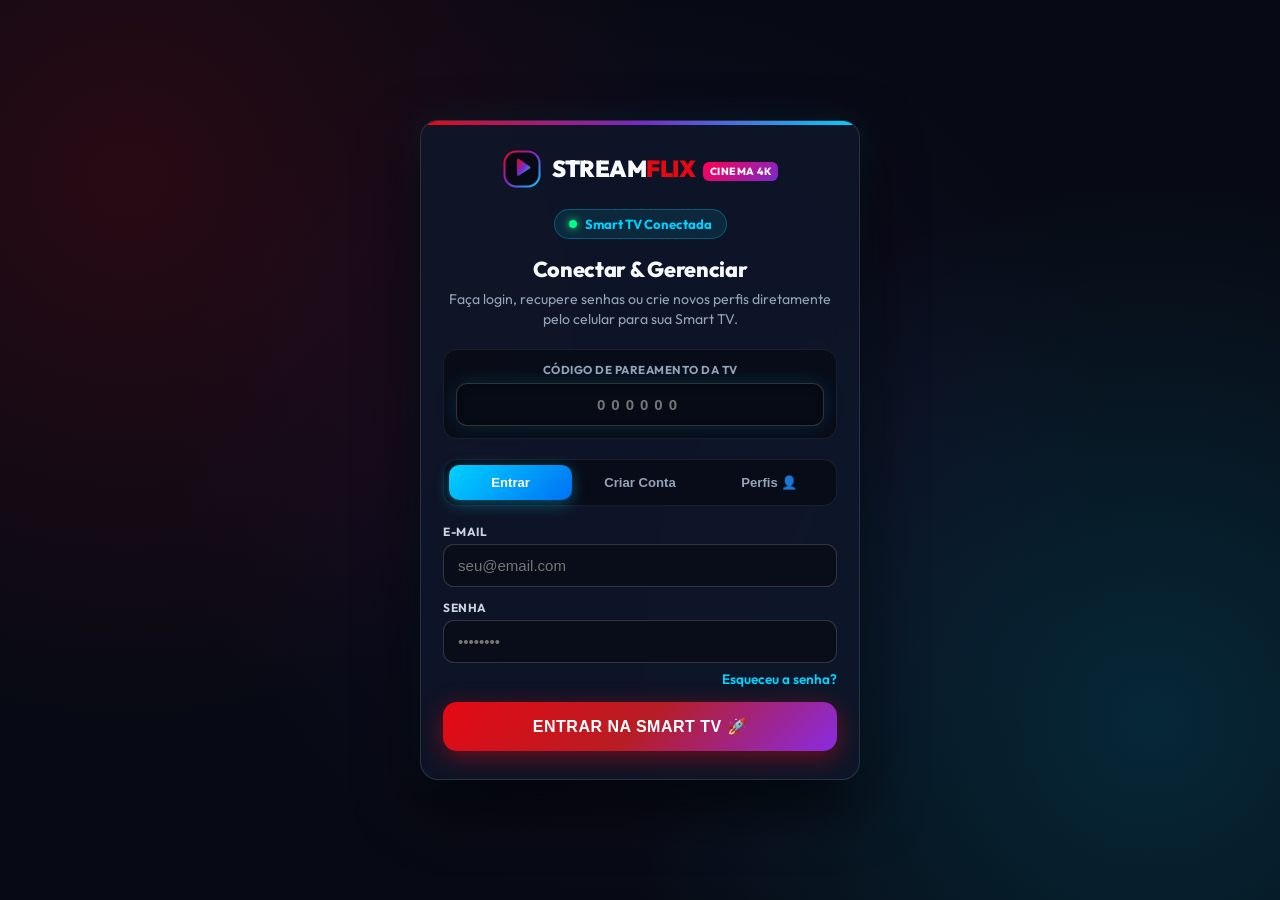
<file: login_celular.html>
<!DOCTYPE html>
<html lang="pt-BR">
<head>
  <meta charset="UTF-8">
  <meta name="viewport" content="width=device-width, initial-scale=1.0, maximum-scale=1.0, user-scalable=no">
  <title>STREAMFLIX Cinema 4K - Login & Perfis pelo Celular</title>
  <link rel="preconnect" href="https://fonts.googleapis.com">
  <link rel="preconnect" href="https://fonts.gstatic.com" crossorigin>
  <link href="https://fonts.googleapis.com/css2?family=Outfit:wght@400;600;700;800;900&display=swap" rel="stylesheet">
  <style>
    :root {
      --bg-dark: #070a14;
      --card-bg: rgba(15, 23, 42, 0.85);
      --neon-cyan: #00D2FF;
      --neon-blue: #0070F3;
      --neon-purple: #7928CA;
      --netflix-red: #E50914;
      --text-main: #f8fafc;
      --text-muted: #94a3b8;
      --radius: 18px;
    }

    * {
      box-sizing: border-box;
      margin: 0;
      padding: 0;
      -webkit-tap-highlight-color: transparent;
    }

    body {
      font-family: 'Outfit', sans-serif;
      background-color: var(--bg-dark);
      background-image: 
        radial-gradient(circle at 10% 20%, rgba(229, 9, 20, 0.15) 0%, transparent 40%),
        radial-gradient(circle at 90% 80%, rgba(0, 210, 255, 0.15) 0%, transparent 40%),
        radial-gradient(circle at 50% 50%, rgba(121, 40, 202, 0.1) 0%, transparent 60%);
      color: var(--text-main);
      min-height: 100vh;
      display: flex;
      flex-direction: column;
      align-items: center;
      justify-content: center;
      padding: 20px 16px;
    }

    .container {
      width: 100%;
      max-width: 440px;
      background: var(--card-bg);
      border: 1px solid rgba(255, 255, 255, 0.12);
      border-radius: var(--radius);
      box-shadow: 0 25px 60px rgba(0, 0, 0, 0.8), 0 0 35px rgba(0, 210, 255, 0.1);
      backdrop-filter: blur(20px);
      padding: 28px 22px;
      text-align: center;
      position: relative;
      overflow: hidden;
    }

    .container::before {
      content: '';
      position: absolute;
      top: 0;
      left: 0;
      right: 0;
      height: 4px;
      background: linear-gradient(90deg, #E50914, #7928CA, #00D2FF);
    }

    .brand-header {
      display: flex;
      align-items: center;
      justify-content: center;
      gap: 10px;
      margin-bottom: 20px;
    }

    .brand-title {
      font-size: 1.45rem;
      font-weight: 900;
      letter-spacing: -0.5px;
      text-transform: uppercase;
    }

    .brand-accent {
      color: var(--netflix-red);
    }

    .brand-badge {
      background: linear-gradient(135deg, #FF0055, #7928CA);
      font-size: 0.65rem;
      font-weight: 800;
      padding: 3px 7px;
      border-radius: 6px;
      letter-spacing: 0.5px;
      vertical-align: middle;
      margin-left: 4px;
    }

    .tv-detected-pill {
      display: inline-flex;
      align-items: center;
      gap: 8px;
      background: rgba(0, 210, 255, 0.1);
      border: 1px solid rgba(0, 210, 255, 0.3);
      padding: 6px 14px;
      border-radius: 20px;
      font-size: 0.82rem;
      font-weight: 700;
      color: var(--neon-cyan);
      margin-bottom: 16px;
    }

    .tv-detected-dot {
      width: 8px;
      height: 8px;
      border-radius: 50%;
      background: #00ff88;
      box-shadow: 0 0 8px #00ff88;
      animation: pulse 1.5s infinite;
    }

    @keyframes pulse {
      0%, 100% { opacity: 1; transform: scale(1); }
      50% { opacity: 0.4; transform: scale(0.85); }
    }

    h1 {
      font-size: 1.35rem;
      font-weight: 800;
      margin-bottom: 6px;
      letter-spacing: -0.3px;
    }

    .subtitle {
      font-size: 0.88rem;
      color: var(--text-muted);
      margin-bottom: 20px;
      line-height: 1.45;
    }

    .code-input-wrap {
      background: rgba(0, 0, 0, 0.4);
      border: 1px solid rgba(255, 255, 255, 0.08);
      border-radius: 14px;
      padding: 12px;
      margin-bottom: 20px;
    }

    .code-label {
      font-size: 0.72rem;
      font-weight: 700;
      color: #94a3b8;
      text-transform: uppercase;
      letter-spacing: 0.5px;
      display: block;
      margin-bottom: 6px;
    }

    .code-input {
      width: 100%;
      background: transparent;
      border: 2px dashed rgba(0, 210, 255, 0.4);
      border-radius: 10px;
      padding: 10px;
      color: #fff;
      font-size: 1.5rem;
      font-weight: 900;
      letter-spacing: 6px;
      text-align: center;
      outline: none;
      box-shadow: inset 0 2px 6px rgba(0,0,0,0.5), 0 0 20px rgba(0, 210, 255, 0.15);
      transition: all 0.2s;
    }

    .code-input:focus {
      border-color: var(--neon-cyan);
      box-shadow: inset 0 2px 6px rgba(0,0,0,0.5), 0 0 25px rgba(0, 210, 255, 0.4);
    }

    /* Tabs */
    .auth-tabs-row {
      display: flex;
      gap: 6px;
      background: rgba(0, 0, 0, 0.4);
      padding: 5px;
      border-radius: 14px;
      margin-bottom: 18px;
      border: 1px solid rgba(255, 255, 255, 0.08);
    }

    .auth-tab-btn {
      flex: 1;
      padding: 10px 4px;
      background: transparent;
      border: none;
      border-radius: 10px;
      color: var(--text-muted);
      font-size: 0.82rem;
      font-weight: 700;
      cursor: pointer;
      transition: all 0.2s;
    }

    .auth-tab-btn.active {
      background: linear-gradient(135deg, #00D2FF 0%, #0070F3 100%);
      color: #fff;
      box-shadow: 0 4px 15px rgba(0, 210, 255, 0.35);
    }

    /* Form Fields */
    .form-group {
      margin-bottom: 13px;
      text-align: left;
    }

    label {
      display: block;
      font-size: 0.74rem;
      font-weight: 700;
      color: #cbd5e1;
      margin-bottom: 5px;
      text-transform: uppercase;
      letter-spacing: 0.5px;
    }

    input[type="text"], input[type="email"], input[type="password"] {
      width: 100%;
      padding: 12px 14px;
      background: rgba(8, 12, 22, 0.75);
      border: 1px solid rgba(255, 255, 255, 0.16);
      border-radius: 11px;
      color: #fff;
      font-size: 0.94rem;
      outline: none;
      transition: border-color 0.2s, box-shadow 0.2s;
    }

    input:focus {
      border-color: var(--neon-cyan);
      box-shadow: 0 0 16px rgba(0, 210, 255, 0.3);
    }

    .field-hint {
      font-size: 0.72rem;
      color: var(--text-muted);
      margin-top: 4px;
      line-height: 1.3;
    }

    /* Buttons */
    .btn-submit-main {
      width: 100%;
      padding: 15px 18px;
      background: linear-gradient(135deg, #E50914 0%, #B81D24 50%, #8A2BE2 100%);
      border: none;
      border-radius: 14px;
      color: #fff;
      font-size: 1rem;
      font-weight: 800;
      letter-spacing: 0.5px;
      cursor: pointer;
      box-shadow: 0 6px 25px rgba(229, 9, 20, 0.45);
      margin-top: 8px;
      transition: transform 0.15s, opacity 0.2s, box-shadow 0.2s;
      display: flex;
      align-items: center;
      justify-content: center;
      gap: 10px;
    }

    .btn-submit-main:active {
      transform: scale(0.97);
    }

    .btn-submit-main:disabled {
      opacity: 0.5;
      cursor: not-allowed;
    }

    /* Alert */
    .alert-box {
      margin-top: 16px;
      padding: 12px 16px;
      border-radius: 12px;
      font-size: 0.88rem;
      font-weight: 600;
      line-height: 1.4;
      display: none;
      text-align: left;
    }

    .alert-error {
      background: rgba(229, 9, 20, 0.2);
      border: 1px solid rgba(229, 9, 20, 0.5);
      color: #ff858a;
    }

    .alert-success {
      background: rgba(0, 255, 136, 0.18);
      border: 1px solid rgba(0, 255, 136, 0.45);
      color: #00ff88;
    }

    /* Success Card */
    .success-card {
      display: none;
      text-align: center;
      padding: 16px 4px;
    }

    .success-icon {
      font-size: 3.5rem;
      margin-bottom: 10px;
      animation: bounce 0.6s ease;
    }

    @keyframes bounce {
      0%, 100% { transform: translateY(0); }
      50% { transform: translateY(-12px); }
    }

    /* Mobile Profiles UI */
    .mob-profiles-grid {
      display: flex;
      flex-direction: column;
      gap: 10px;
      margin-top: 10px;
    }

    .mob-profile-item {
      display: flex;
      align-items: center;
      justify-content: space-between;
      background: rgba(255, 255, 255, 0.05);
      border: 1px solid rgba(255, 255, 255, 0.12);
      border-radius: 14px;
      padding: 12px 14px;
      transition: transform 0.15s, border-color 0.2s;
    }

    .mob-profile-left {
      display: flex;
      align-items: center;
      gap: 12px;
    }

    .mob-profile-avatar-circle {
      width: 44px;
      height: 44px;
      border-radius: 12px;
      display: flex;
      align-items: center;
      justify-content: center;
      font-size: 1.5rem;
      color: #000;
      font-weight: bold;
      box-shadow: 0 4px 12px rgba(0,0,0,0.3);
    }

    .mob-profile-info {
      text-align: left;
    }

    .mob-profile-name {
      font-size: 1rem;
      font-weight: 800;
      color: #fff;
    }

    .mob-profile-badge {
      font-size: 0.68rem;
      font-weight: 700;
      color: #ff9f1c;
      background: rgba(255, 159, 28, 0.15);
      padding: 2px 6px;
      border-radius: 6px;
      display: inline-block;
      margin-top: 2px;
    }

    .mob-profile-actions {
      display: flex;
      gap: 6px;
    }

    .btn-mob-edit, .btn-mob-delete {
      background: rgba(255, 255, 255, 0.08);
      border: 1px solid rgba(255, 255, 255, 0.16);
      border-radius: 8px;
      padding: 6px 10px;
      font-size: 0.78rem;
      font-weight: 700;
      color: #cbd5e1;
      cursor: pointer;
      transition: all 0.2s;
    }

    .btn-mob-edit:active, .btn-mob-delete:active {
      transform: scale(0.95);
    }

    .btn-mob-delete {
      color: #ff6b72;
      border-color: rgba(255, 107, 114, 0.3);
    }

    .btn-add-profile-mob {
      background: linear-gradient(135deg, #00D2FF 0%, #0070F3 100%);
      border: none;
      border-radius: 12px;
      color: #fff;
      font-weight: 800;
      font-size: 0.85rem;
      padding: 10px 16px;
      cursor: pointer;
      box-shadow: 0 4px 14px rgba(0, 210, 255, 0.35);
      display: inline-flex;
      align-items: center;
      gap: 6px;
    }

    .mob-avatar-picker {
      display: grid;
      grid-template-columns: repeat(3, 1fr);
      gap: 10px;
      margin-top: 8px;
    }

    .mob-avatar-opt {
      display: flex;
      flex-direction: column;
      align-items: center;
      gap: 6px;
      padding: 12px 6px;
      border-radius: 14px;
      border: 2px solid transparent;
      cursor: pointer;
      background: rgba(255, 255, 255, 0.04);
      transition: all 0.2s;
    }

    .mob-avatar-opt-circle {
      width: 44px;
      height: 44px;
      border-radius: 12px;
      display: flex;
      align-items: center;
      justify-content: center;
      font-size: 1.5rem;
      color: #000;
    }

    .mob-avatar-opt-name {
      font-size: 0.72rem;
      font-weight: 700;
      color: #94a3b8;
    }

    .mob-avatar-opt.selected {
      border-color: #00D2FF;
      background: rgba(0, 210, 255, 0.15);
      box-shadow: 0 0 15px rgba(0, 210, 255, 0.35);
    }

    .mob-avatar-opt.selected .mob-avatar-opt-name {
      color: #fff;
    }

    /* Modal Overlay */
    .mob-modal-overlay {
      position: fixed;
      inset: 0;
      background: rgba(0,0,0,0.85);
      backdrop-filter: blur(8px);
      z-index: 1000;
      display: flex;
      align-items: center;
      justify-content: center;
      padding: 16px;
    }

    .mob-modal-card {
      background: #0f172a;
      border: 1px solid rgba(0, 210, 255, 0.3);
      border-radius: 20px;
      width: 100%;
      max-width: 420px;
      padding: 22px;
      box-shadow: 0 20px 60px rgba(0,0,0,0.9);
      text-align: left;
    }
  </style>
</head>
<body>
  <div class="container">
    <div class="brand-header">
      <svg viewBox="0 0 48 48" width="40" height="40" fill="none">
        <defs>
          <linearGradient id="logoG" x1="0%" y1="0%" x2="100%" y2="100%">
            <stop offset="0%" stop-color="#E50914" />
            <stop offset="50%" stop-color="#7928CA" />
            <stop offset="100%" stop-color="#00D2FF" />
          </linearGradient>
        </defs>
        <rect x="3" y="3" width="42" height="42" rx="14" fill="#070a14" stroke="url(#logoG)" stroke-width="2.5"/>
        <path d="M18 13.5C18 12.2 19.4 11.4 20.5 12.1L33.2 20.6C34.2 21.3 34.2 22.7 33.2 23.4L20.5 31.9C19.4 32.6 18 31.8 18 30.5V13.5Z" fill="url(#logoG)"/>
      </svg>
      <div class="brand-title">STREAM<span class="brand-accent">FLIX</span> <span class="brand-badge">CINEMA 4K</span></div>
    </div>

    <div id="mainFormView">
      <div class="tv-detected-pill" id="tvStatusPill">
        <div class="tv-detected-dot"></div>
        <span id="tvStatusText">Smart TV Conectada</span>
      </div>

      <h1>Conectar & Gerenciar</h1>
      <p class="subtitle">Faça login, recupere senhas ou crie novos perfis diretamente pelo celular para sua Smart TV.</p>

      <div class="code-input-wrap">
        <label for="inputPairCode" class="code-label">Código de Pareamento da TV</label>
        <input type="text" id="inputPairCode" class="code-input" maxlength="6" placeholder="000000" required>
      </div>

      <!-- Navigation Tabs: Login vs Register vs Profiles -->
      <div class="auth-tabs-row">
        <button type="button" class="auth-tab-btn active" id="tabBtnLogin" onclick="switchAuthTab('login')">
          Entrar
        </button>
        <button type="button" class="auth-tab-btn" id="tabBtnRegister" onclick="switchAuthTab('register')">
          Criar Conta
        </button>
        <button type="button" class="auth-tab-btn" id="tabBtnProfiles" onclick="switchAuthTab('profiles')">
          Perfis 👤
        </button>
      </div>

      <!-- Form 1: Login Tab -->
      <form id="formLoginTab" onsubmit="handleLoginSubmit(event)">
        <div class="form-group">
          <label for="loginEmail">E-mail</label>
          <input type="email" id="loginEmail" placeholder="seu@email.com" autocomplete="username" required>
        </div>
        <div class="form-group">
          <label for="loginPassword">Senha</label>
          <input type="password" id="loginPassword" placeholder="••••••••" autocomplete="current-password" required>
        </div>
        <div style="display:flex; justify-content:flex-end; margin-top:-6px; margin-bottom:14px;">
          <a href="#" onclick="openForgotTab(event)" style="color:#00D2FF; font-size:0.85rem; text-decoration:none; font-weight:600;">Esqueceu a senha?</a>
        </div>
        <button type="submit" class="btn-submit-main" id="btnLoginSubmit">
          <span>ENTRAR NA SMART TV 🚀</span>
        </button>
      </form>

      <!-- Form 2: Register Tab -->
      <form id="formRegisterTab" style="display:none;" onsubmit="handleRegisterSubmit(event)">
        <div class="form-group">
          <label for="regEmail">E-mail da Conta</label>
          <input type="email" id="regEmail" placeholder="seu@email.com" autocomplete="username" required>
        </div>
        <div class="form-group">
          <label for="regPassword">Criar Senha</label>
          <input type="password" id="regPassword" placeholder="Mínimo 6 caracteres" autocomplete="new-password" required minlength="6">
        </div>
        <div class="form-group">
          <label for="regPasswordConfirm">Confirmar Senha</label>
          <input type="password" id="regPasswordConfirm" placeholder="Repita a senha" autocomplete="new-password" required minlength="6">
        </div>
        <div class="form-group">
          <label for="regPlaylist">Link da Lista M3U / Xtream Própria</label>
          <input type="text" id="regPlaylist" placeholder="http://servidor.com:8080/get.php?username=..." required>
          <p class="field-hint">Insira o link oficial da sua lista. Novos usuários precisam vincular sua lista própria para gerar o catálogo.</p>
        </div>
        <button type="submit" class="btn-submit-main" id="btnRegisterSubmit">
          <span>CRIAR CONTA E CONECTAR TV ✨</span>
        </button>
      </form>

      <!-- Form 3: Forgot Password Tab -->
      <form id="formForgotTab" style="display:none;" onsubmit="handleForgotSubmit(event)">
        <div class="form-group">
          <label for="forgotEmail">E-mail Cadastrado</label>
          <input type="email" id="forgotEmail" placeholder="seu@email.com" autocomplete="username" required>
        </div>
        <div id="forgotStep2" style="display:none;">
          <div class="form-group">
            <label for="forgotNewPass">Nova Senha</label>
            <input type="password" id="forgotNewPass" placeholder="Mínimo 6 caracteres" minlength="6">
          </div>
          <div class="form-group">
            <label for="forgotNewPassConfirm">Confirmar Nova Senha</label>
            <input type="password" id="forgotNewPassConfirm" placeholder="Repita a nova senha" minlength="6">
          </div>
        </div>
        <div id="forgotSuccessHint" style="display:none; background:rgba(0,210,255,0.15); border:1px solid #00D2FF; border-radius:12px; padding:14px; margin-bottom:16px; color:#fff; font-size:0.9rem; line-height:1.5;"></div>
        <div style="display:flex; gap:10px;">
          <button type="button" class="btn-submit-main" style="background:rgba(255,255,255,0.08); border:1px solid rgba(255,255,255,0.2); color:#cbd5e1; flex:1;" onclick="switchAuthTab('login')">
            <span>Voltar</span>
          </button>
          <button type="submit" class="btn-submit-main" id="btnForgotAction" style="flex:1;">
            <span id="txtForgotAction">RECUPERAR SENHA 🔑</span>
          </button>
        </div>
      </form>

      <!-- Form 4: Profiles Management Tab on Mobile -->
      <div id="formProfilesTab" style="display:none; text-align:left;">
        <div style="background:rgba(0,210,255,0.08); border:1px solid rgba(0,210,255,0.25); border-radius:14px; padding:14px; margin-bottom:16px;">
          <div style="font-size:0.75rem; text-transform:uppercase; color:#8fa0b5; font-weight:700;">Conta Ativa:</div>
          <div id="mobActiveEmailDisplay" style="font-size:1rem; font-weight:800; color:#00D2FF; margin-top:2px;">angeloregis@gmail.com</div>
          <div id="mobAccountCodeDisplay" style="font-size:0.75rem; color:#cbd5e1; margin-top:2px;">Código: ACC_BD24EFDF</div>
        </div>

        <div style="display:flex; justify-content:space-between; align-items:center; margin-bottom:12px;">
          <h3 style="margin:0; font-size:1.05rem; color:#fff;">Perfis da Conta</h3>
          <button type="button" class="btn-add-profile-mob" onclick="openMobAddProfileModal()">
            + Novo Perfil
          </button>
        </div>

        <div id="mobProfilesList" class="mob-profiles-grid">
          <!-- Populated by JS -->
        </div>
      </div>

      <div class="alert-box alert-error" id="boxError"></div>
    </div>

    <!-- Tela de Sucesso -->
    <div class="success-card" id="successView">
      <div class="success-icon">🎉</div>
      <h1 style="color:#00ff88; margin-bottom: 8px;">Smart TV Conectada!</h1>
      <p class="subtitle" style="margin-bottom: 20px;">Sua conta e catálogo foram sincronizados com sucesso. A Smart TV já iniciou na sua sala!</p>
      
      <div class="tv-detected-pill" style="border-color:#00ff88; color:#00ff88; background: rgba(0,255,136,0.15);">
        <span>✓ Sincronizado em tempo real</span>
      </div>

      <!-- Gerenciamento de Perfis no Sucesso -->
      <div style="margin-top:24px; text-align:left; border-top:1px solid rgba(255,255,255,0.1); padding-top:20px;">
        <div style="display:flex; justify-content:space-between; align-items:center; margin-bottom:14px;">
          <div>
            <h3 style="margin:0; font-size:1.1rem; color:#fff;">Perfis da sua Conta</h3>
            <span style="font-size:0.78rem; color:#94a3b8;">Crie e edite perfis direto pelo celular</span>
          </div>
          <button type="button" class="btn-add-profile-mob" onclick="openMobAddProfileModal()">
            + Novo Perfil
          </button>
        </div>
        <div id="mobSuccessProfilesList" class="mob-profiles-grid">
          <!-- Populated by JS -->
        </div>
      </div>
    </div>
  </div>

  <!-- Modal Mobile: Criar / Editar Perfil -->
  <div id="modalProfileMobile" class="mob-modal-overlay" style="display:none;">
    <div class="mob-modal-card">
      <div style="display:flex; justify-content:space-between; align-items:center; margin-bottom:16px;">
        <h2 id="mobModalTitle" style="margin:0; font-size:1.15rem; color:#fff;">Criar Novo Perfil</h2>
        <button type="button" onclick="closeMobProfileModal()" style="background:none; border:none; color:#8fa0b5; font-size:1.8rem; cursor:pointer; line-height:1;">&times;</button>
      </div>
      <form onsubmit="handleMobSaveProfile(event)">
        <input type="hidden" id="mobEditingProfId" value="">
        <div class="form-group">
          <label for="mobProfName">Nome do Perfil</label>
          <input type="text" id="mobProfName" placeholder="Ex: Carlos, Angelo, Família..." maxlength="20" required>
        </div>
        <div class="form-group">
          <label>Escolha o Avatar / Cor</label>
          <div class="mob-avatar-picker" id="mobAvatarPicker">
            <!-- Rendered by JS -->
          </div>
        </div>
        <div style="display:flex; align-items:center; gap:10px; margin: 16px 0;">
          <input type="checkbox" id="mobChkKids" style="width:20px; height:20px; accent-color:#00D2FF; cursor:pointer;">
          <label for="mobChkKids" style="margin:0; font-size:0.85rem; text-transform:none; color:#e2e8f0; cursor:pointer;">
            Perfil Infantil / Kids (Filmes e Séries livres)
          </label>
        </div>
        <div style="display:flex; gap:10px; margin-top:20px;">
          <button type="button" class="btn-submit-main" style="background:rgba(255,255,255,0.08); border:1px solid rgba(255,255,255,0.2); color:#cbd5e1; flex:1;" onclick="closeMobProfileModal()">
            Cancelar
          </button>
          <button type="submit" class="btn-submit-main" style="flex:2;" id="btnMobSaveProfile">
            <span>SALVAR PERFIL ✨</span>
          </button>
        </div>
      </form>
    </div>
  </div>

  <script>
    const urlParams = new URLSearchParams(window.location.search);
    const codeParam = urlParams.get('code');

    if (codeParam) {
      document.getElementById('inputPairCode').value = codeParam.trim();
      document.getElementById('tvStatusText').textContent = 'Código TV: ' + codeParam.trim();
    }

    // =========================================================================
    // RENDER CLOUD BACKEND RESOLVER (Funciona em qualquer lugar do mundo!)
    // =========================================================================
    const RENDER_CLOUD_URL = "https://streamflix-server.onrender.com";

    function getApiUrl(endpoint) {
      if (!endpoint) return "";
      if (endpoint.startsWith("http://") || endpoint.startsWith("https://")) return endpoint;
      if (typeof window !== "undefined" && window.location && window.location.origin) {
        const org = window.location.origin;
        if (org.startsWith("http") && !org.includes("localhost") && !org.includes("127.0.0.1")) {
          return endpoint;
        }
      }
      const customUrl = localStorage.getItem("iptv_cloud_backend_url");
      const base = (customUrl && customUrl.trim()) ? customUrl.trim().replace(/\/+$/, "") : RENDER_CLOUD_URL;
      return base + (endpoint.startsWith("/") ? endpoint : "/" + endpoint);
    }

    let activeAccountEmail = localStorage.getItem('iptv_mob_email') || 'angeloregis@gmail.com';
    let activeAccountCode = localStorage.getItem('iptv_mob_account_code') || 'ACC_BD24EFDF';
    let mobProfiles = [];
    let selectedMobAvatar = 'blue';

    const AVAILABLE_AVATARS = [
      { id: 'gold', name: 'Dourado VIP', color: '#ffd166', icon: '👑' },
      { id: 'blue', name: 'Azul Neon', color: '#00d2ff', icon: '📺' },
      { id: 'purple', name: 'Roxo Cyber', color: '#9d4edd', icon: '🎬' },
      { id: 'red', name: 'Vermelho Live', color: '#ff3366', icon: '⚡' },
      { id: 'green', name: 'Verde Matrix', color: '#00f5d4', icon: '⭐' },
      { id: 'kids', name: 'Kids Infantil', color: '#ff9f1c', icon: '🧸', isKids: true }
    ];

    function switchAuthTab(tab) {
      hideError();
      const tabLogin = document.getElementById('tabBtnLogin');
      const tabReg = document.getElementById('tabBtnRegister');
      const tabProf = document.getElementById('tabBtnProfiles');
      const formLogin = document.getElementById('formLoginTab');
      const formReg = document.getElementById('formRegisterTab');
      const formForgot = document.getElementById('formForgotTab');
      const formProf = document.getElementById('formProfilesTab');

      tabLogin.classList.remove('active');
      tabReg.classList.remove('active');
      if (tabProf) tabProf.classList.remove('active');
      formLogin.style.display = 'none';
      formReg.style.display = 'none';
      if (formForgot) formForgot.style.display = 'none';
      if (formProf) formProf.style.display = 'none';

      if (tab === 'login') {
        tabLogin.classList.add('active');
        formLogin.style.display = 'block';
      } else if (tab === 'register') {
        tabReg.classList.add('active');
        formReg.style.display = 'block';
      } else if (tab === 'forgot') {
        formForgot.style.display = 'block';
      } else if (tab === 'profiles') {
        if (tabProf) tabProf.classList.add('active');
        if (formProf) formProf.style.display = 'block';
        loadMobProfiles(activeAccountEmail, activeAccountCode);
      }
    }

    function openForgotTab(e) {
      if (e) e.preventDefault();
      switchAuthTab('forgot');
      const loginEmail = document.getElementById('loginEmail');
      const forgotEmail = document.getElementById('forgotEmail');
      if (loginEmail && forgotEmail && loginEmail.value) {
        forgotEmail.value = loginEmail.value;
      }
      document.getElementById('forgotStep2').style.display = 'none';
      document.getElementById('forgotSuccessHint').style.display = 'none';
      document.getElementById('txtForgotAction').textContent = 'RECUPERAR SENHA 🔑';
    }

    async function handleForgotSubmit(e) {
      e.preventDefault();
      hideError();
      const email = document.getElementById('forgotEmail').value.trim().toLowerCase();
      if (!email) {
        showError('Informe seu e-mail cadastrado.');
        return;
      }

      if (email === 'angeloregis@gmail.com' || email === 'angeloregis@gmail.com') {
        const hintBox = document.getElementById('forgotSuccessHint');
        hintBox.style.display = 'block';
        hintBox.innerHTML = '🔑 <strong>Conta Master Identificada!</strong><br>A sua senha de acesso é: <strong>Carlos25Marina15</strong><br><br><button type="button" class="btn-submit-main" style="padding:10px; font-size:0.85rem;" onclick="preencherMasterELogar()">Preencher e Entrar Agora</button>';
        return;
      }

      const step2 = document.getElementById('forgotStep2');
      if (step2.style.display === 'none') {
        const btn = document.getElementById('btnForgotAction');
        btn.disabled = true;
        try {
          const res = await fetch(getApiUrl('/api/auth/forgot-password'), {
            method: 'POST',
            headers: { 'Content-Type': 'application/json' },
            body: JSON.stringify({ email: email })
          });
          const data = await res.json();
          btn.disabled = false;
          if (data && data.success) {
            step2.style.display = 'block';
            document.getElementById('txtForgotAction').textContent = 'SALVAR NOVA SENHA';
            const hintBox = document.getElementById('forgotSuccessHint');
            hintBox.style.display = 'block';
            hintBox.innerHTML = 'Conta localizada! Digite sua nova senha abaixo.';
          } else {
            showError(data.error || 'E-mail não encontrado.');
          }
        } catch (err) {
          btn.disabled = false;
          showError('Erro ao comunicar com o servidor.');
        }
        return;
      }

      const newPass = document.getElementById('forgotNewPass').value;
      const confirmPass = document.getElementById('forgotNewPassConfirm').value;
      if (newPass.length < 6) {
        showError('A senha precisa ter no mínimo 6 caracteres.');
        return;
      }
      if (newPass !== confirmPass) {
        showError('As senhas digitadas não coincidem.');
        return;
      }

      const btn = document.getElementById('btnForgotAction');
      btn.disabled = true;
      try {
        const res = await fetch(getApiUrl('/api/auth/reset-password'), {
          method: 'POST',
          headers: { 'Content-Type': 'application/json' },
          body: JSON.stringify({ email: email, newPassword: newPass })
        });
        const data = await res.json();
        btn.disabled = false;
        if (data && data.success) {
          alert('Senha redefinida com sucesso! Faça login com a nova senha.');
          document.getElementById('loginEmail').value = email;
          document.getElementById('loginPassword').value = newPass;
          switchAuthTab('login');
        } else {
          showError(data.error || 'Erro ao redefinir senha.');
        }
      } catch (err) {
        btn.disabled = false;
        showError('Erro ao conectar ao servidor.');
      }
    }

    function preencherMasterELogar() {
      document.getElementById('loginEmail').value = 'angeloregis@gmail.com';
      document.getElementById('loginPassword').value = 'Carlos25Marina15';
      switchAuthTab('login');
    }

    function showError(msg) {
      const box = document.getElementById('boxError');
      box.textContent = msg;
      box.style.display = 'block';
    }

    function hideError() {
      const box = document.getElementById('boxError');
      box.style.display = 'none';
      box.textContent = '';
    }

    async function notifyCloudPairing(code, userObj) {
      try {
        await fetch(`https://ntfy.sh/iptv_pair_code_${code}`, {
          method: 'POST',
          headers: { 'Content-Type': 'application/json' },
          body: JSON.stringify({
            status: 'authorized',
            user: userObj
          })
        });
      } catch (e) {
        console.warn('Erro ao notificar nuvem:', e);
      }
    }

    // =========================================================================
    // GERENCIAMENTO DE PERFIS NO CELULAR (Criação, Edição, Seleção de Avatar)
    // =========================================================================
    function renderMobAvatarPicker(selectedId) {
      const grid = document.getElementById('mobAvatarPicker');
      if (!grid) return;
      grid.innerHTML = '';
      AVAILABLE_AVATARS.forEach(av => {
        const opt = document.createElement('div');
        opt.className = 'mob-avatar-opt' + (av.id === selectedId ? ' selected' : '');
        opt.onclick = () => {
          selectedMobAvatar = av.id;
          renderMobAvatarPicker(av.id);
        };
        opt.innerHTML = `
          <div class="mob-avatar-opt-circle" style="background:${av.color};">
            ${av.icon}
          </div>
          <div class="mob-avatar-opt-name">${av.name}</div>
        `;
        grid.appendChild(opt);
      });
    }

    async function loadMobProfiles(email, accountCode) {
      const targetEmail = email || activeAccountEmail;
      const targetCode = accountCode || activeAccountCode;

      document.getElementById('mobActiveEmailDisplay').textContent = targetEmail;
      document.getElementById('mobAccountCodeDisplay').textContent = 'Código: ' + targetCode;

      try {
        const res = await fetch(getApiUrl(`/api/sync/profiles?code=${encodeURIComponent(targetCode)}&email=${encodeURIComponent(targetEmail)}`);
        if (res.ok) {
          const data = await res.json();
          if (data && data.profiles) {
            mobProfiles = data.profiles;
            renderMobProfilesLists();
            return;
          }
        }
      } catch (e) {}

      // Fallback Nuvem 24/7
      try {
        const cloudRes = await fetch('https://ntfy.sh/iptv_cloud_sync_angeloregis_bd24/json?poll=1');
        if (cloudRes.ok) {
          const text = await cloudRes.text();
          const lines = text.trim().split('\n');
          let latest = null;
          for (const line of lines) {
            try {
              const ev = JSON.parse(line);
              if (ev.event === 'message' && ev.message) latest = JSON.parse(ev.message);
            } catch (_) {}
          }
          if (latest && latest.profiles) {
            mobProfiles = latest.profiles;
            renderMobProfilesLists();
            return;
          }
        }
      } catch (e) {}

      // Fallback padrão se for a conta master
      if (targetEmail.includes('angeloregis')) {
        mobProfiles = [
          { id: 'p_1790407508065', name: 'Carlos', avatar: 'gold', isKids: false },
          { id: 'p_1790717094118', name: 'Angelo', avatar: 'blue', isKids: false }
        ];
      } else {
        mobProfiles = [{ id: 'p1', name: 'Principal', avatar: 'blue', isKids: false }];
      }
      renderMobProfilesLists();
    }

    function renderMobProfilesLists() {
      const listTab = document.getElementById('mobProfilesList');
      const listSuccess = document.getElementById('mobSuccessProfilesList');
      if (listTab) renderSingleMobList(listTab);
      if (listSuccess) renderSingleMobList(listSuccess);
    }

    function renderSingleMobList(container) {
      container.innerHTML = '';
      if (!mobProfiles || mobProfiles.length === 0) {
        container.innerHTML = '<div style="color:#94a3b8; font-size:0.85rem; padding:10px 0;">Nenhum perfil cadastrado. Clique em "+ Novo Perfil" para criar.</div>';
        return;
      }

      mobProfiles.forEach(prof => {
        const av = AVAILABLE_AVATARS.find(a => a.id === prof.avatar) || AVAILABLE_AVATARS[0];
        const item = document.createElement('div');
        item.className = 'mob-profile-item';
        item.innerHTML = `
          <div class="mob-profile-left">
            <div class="mob-profile-avatar-circle" style="background:${av.color};">
              ${av.icon}
            </div>
            <div class="mob-profile-info">
              <div class="mob-profile-name">${escapeHtml(prof.name)}</div>
              ${prof.isKids ? '<span class="mob-profile-badge">Kids</span>' : ''}
            </div>
          </div>
          <div class="mob-profile-actions">
            <button type="button" class="btn-mob-edit" onclick="openMobEditProfileModal('${prof.id}')">✏️ Editar</button>
            ${mobProfiles.length > 1 ? `<button type="button" class="btn-mob-delete" onclick="handleMobDeleteProfile('${prof.id}')">🗑️</button>` : ''}
          </div>
        `;
        container.appendChild(item);
      });
    }

    function openMobAddProfileModal() {
      document.getElementById('mobEditingProfId').value = '';
      document.getElementById('mobModalTitle').textContent = 'Criar Novo Perfil';
      document.getElementById('mobProfName').value = '';
      document.getElementById('mobChkKids').checked = false;
      selectedMobAvatar = 'gold';
      renderMobAvatarPicker('gold');
      document.getElementById('modalProfileMobile').style.display = 'flex';
      setTimeout(() => document.getElementById('mobProfName').focus(), 100);
    }

    function openMobEditProfileModal(profId) {
      const prof = mobProfiles.find(p => p.id === profId);
      if (!prof) return;
      document.getElementById('mobEditingProfId').value = prof.id;
      document.getElementById('mobModalTitle').textContent = 'Editar Perfil';
      document.getElementById('mobProfName').value = prof.name;
      document.getElementById('mobChkKids').checked = !!prof.isKids;
      selectedMobAvatar = prof.avatar || 'blue';
      renderMobAvatarPicker(selectedMobAvatar);
      document.getElementById('modalProfileMobile').style.display = 'flex';
      setTimeout(() => document.getElementById('mobProfName').focus(), 100);
    }

    function closeMobProfileModal() {
      document.getElementById('modalProfileMobile').style.display = 'none';
    }

    async function handleMobSaveProfile(e) {
      e.preventDefault();
      const profId = document.getElementById('mobEditingProfId').value;
      const name = document.getElementById('mobProfName').value.trim();
      const isKids = document.getElementById('mobChkKids').checked;
      const avatar = selectedMobAvatar || 'blue';

      if (!name) {
        alert('Digite o nome do perfil.');
        return;
      }

      const btn = document.getElementById('btnMobSaveProfile');
      btn.disabled = true;
      btn.innerHTML = '<span>Salvando... ⏳</span>';

      const payload = {
        email: activeAccountEmail,
        accountCode: activeAccountCode,
        action: 'save',
        id: profId || null,
        name: name,
        avatar: avatar,
        isKids: isKids
      };

      try {
        const res = await fetch(getApiUrl('/api/sync/profiles'), {
          method: 'POST',
          headers: { 'Content-Type': 'application/json' },
          body: JSON.stringify(payload)
        });
        const data = await res.json();
        if (data && data.profiles) {
          mobProfiles = data.profiles;
        } else {
          // Atualiza localmente
          if (profId) {
            const idx = mobProfiles.findIndex(p => p.id === profId);
            if (idx >= 0) mobProfiles[idx] = { id: profId, name, avatar, isKids };
          } else {
            mobProfiles.push({ id: 'p_' + Date.now(), name, avatar, isKids });
          }
        }
      } catch (err) {
        // Modo offline / nuvem
        if (profId) {
          const idx = mobProfiles.findIndex(p => p.id === profId);
          if (idx >= 0) mobProfiles[idx] = { id: profId, name, avatar, isKids };
        } else {
          mobProfiles.push({ id: 'p_' + Date.now(), name, avatar, isKids });
        }
      }

      // Sincroniza Nuvem 24/7 imediatamente para refletir na Smart TV em tempo real!
      try {
        fetch('https://ntfy.sh/iptv_cloud_sync_angeloregis_bd24', {
          method: 'POST',
          headers: { 'Cache': 'yes', 'Content-Type': 'application/json' },
          body: JSON.stringify({
            accountCode: activeAccountCode,
            profiles: mobProfiles,
            progress: {},
            accounts_data: {
              [activeAccountCode]: {
                profiles: mobProfiles,
                progress: {}
              }
            }
          })
        });
      } catch (_) {}

      btn.disabled = false;
      btn.innerHTML = '<span>SALVAR PERFIL ✨</span>';
      closeMobProfileModal();
      renderMobProfilesLists();
      alert('✅ Perfil salvo e sincronizado com a Smart TV!');
    }

    async function handleMobDeleteProfile(profId) {
      if (mobProfiles.length <= 1) {
        alert('Não é possível excluir o único perfil da conta.');
        return;
      }
      if (!confirm('Deseja excluir este perfil?')) return;

      mobProfiles = mobProfiles.filter(p => p.id !== profId);
      renderMobProfilesLists();

      try {
        await fetch(getApiUrl('/api/sync/profiles'), {
          method: 'POST',
          headers: { 'Content-Type': 'application/json' },
          body: JSON.stringify({
            email: activeAccountEmail,
            accountCode: activeAccountCode,
            action: 'delete',
            id: profId
          })
        });
      } catch (_) {}

      try {
        fetch('https://ntfy.sh/iptv_cloud_sync_angeloregis_bd24', {
          method: 'POST',
          headers: { 'Cache': 'yes', 'Content-Type': 'application/json' },
          body: JSON.stringify({
            accountCode: activeAccountCode,
            profiles: mobProfiles,
            progress: {},
            accounts_data: {
              [activeAccountCode]: {
                profiles: mobProfiles,
                progress: {}
              }
            }
          })
        });
      } catch (_) {}
    }

    function escapeHtml(text) {
      const map = { '&': '&amp;', '<': '&lt;', '>': '&gt;', '"': '&quot;', "'": '&#039;' };
      return String(text).replace(/[&<>"']/g, m => map[m]);
    }

    // Envio do formulário de Login (Já tenho conta)
    async function handleLoginSubmit(e) {
      e.preventDefault();
      hideError();

      const code = document.getElementById('inputPairCode').value.trim();
      const email = document.getElementById('loginEmail').value.trim().toLowerCase();
      const password = document.getElementById('loginPassword').value;
      const btn = document.getElementById('btnLoginSubmit');

      if (!code || code.length < 6) {
        showError('Digite o código de 6 dígitos que aparece na tela da TV.');
        return;
      }
      if (!email || !password) {
        showError('Por favor, informe seu e-mail e senha.');
        return;
      }

      btn.disabled = true;
      btn.innerHTML = '<span>Verificando credenciais... ⏳</span>';

      try {
        const res = await fetch(getApiUrl('/api/auth/pair/confirm'), {
          method: 'POST',
          headers: { 'Content-Type': 'application/json' },
          body: JSON.stringify({
            code: code,
            email: email,
            password: password
          })
        });

        const data = await res.json();
        if (data.success) {
          activeAccountEmail = email;
          activeAccountCode = data.accountCode || (data.user && data.user.accountCode) || 'ACC_BD24EFDF';
          localStorage.setItem('iptv_mob_email', activeAccountEmail);
          localStorage.setItem('iptv_mob_account_code', activeAccountCode);

          notifyCloudPairing(code, data.user || { email: email, accountCode: activeAccountCode });
          document.getElementById('mainFormView').style.display = 'none';
          document.getElementById('successView').style.display = 'block';

          loadMobProfiles(activeAccountEmail, activeAccountCode);
        } else {
          showError(data.error || 'E-mail ou senha incorretos.');
          btn.disabled = false;
          btn.innerHTML = '<span>ENTRAR NA SMART TV 🚀</span>';
        }
      } catch (err) {
        showError('Falha ao conectar ao servidor local. Verifique se o celular está no mesmo Wi-Fi da TV.');
        btn.disabled = false;
        btn.innerHTML = '<span>ENTRAR NA SMART TV 🚀</span>';
      }
    }

    // Envio do formulário de Cadastro (Criar Nova Conta)
    async function handleRegisterSubmit(e) {
      e.preventDefault();
      hideError();

      const code = document.getElementById('inputPairCode').value.trim();
      const email = document.getElementById('regEmail').value.trim().toLowerCase();
      const password = document.getElementById('regPassword').value;
      const passwordConfirm = document.getElementById('regPasswordConfirm').value;
      const playlistUrl = document.getElementById('regPlaylist').value.trim();
      const btn = document.getElementById('btnRegisterSubmit');

      if (!code || code.length < 6) {
        showError('Digite o código de 6 dígitos que aparece na tela da TV.');
        return;
      }
      if (!email || !password) {
        showError('Preencha todos os campos do formulário.');
        return;
      }
      if (password !== passwordConfirm) {
        showError('As senhas digitadas não coincidem. Digite novamente.');
        return;
      }
      if (password.length < 6) {
        showError('A senha precisa ter no mínimo 6 caracteres.');
        return;
      }
      if (!playlistUrl || !playlistUrl.startsWith('http')) {
        showError('Insira o link oficial da sua lista M3U ou Xtream (começando com http:// ou https://).');
        return;
      }

      btn.disabled = true;
      btn.innerHTML = '<span>Criando conta e vinculando lista... ✨</span>';

      try {
        const res = await fetch(getApiUrl('/api/auth/register'), {
          method: 'POST',
          headers: { 'Content-Type': 'application/json' },
          body: JSON.stringify({
            email: email,
            password: password,
            playlistUrl: playlistUrl
          })
        });

        const data = await res.json();
        if (data.success) {
          activeAccountEmail = email;
          activeAccountCode = data.accountCode || 'ACC_BD24EFDF';
          localStorage.setItem('iptv_mob_email', activeAccountEmail);
          localStorage.setItem('iptv_mob_account_code', activeAccountCode);

          await fetch(getApiUrl('/api/auth/pair/confirm'), {
            method: 'POST',
            headers: { 'Content-Type': 'application/json' },
            body: JSON.stringify({
              code: code,
              email: email,
              password: password
            })
          });
          notifyCloudPairing(code, data);

          document.getElementById('mainFormView').style.display = 'none';
          document.getElementById('successView').style.display = 'block';

          loadMobProfiles(activeAccountEmail, activeAccountCode);
        } else {
          showError(data.error || 'Falha ao criar conta. Tente outro e-mail.');
          btn.disabled = false;
          btn.innerHTML = '<span>CRIAR CONTA E CONECTAR TV ✨</span>';
        }
      } catch (err) {
        showError('Falha de comunicação com o servidor. Verifique sua conexão Wi-Fi.');
        btn.disabled = false;
        btn.innerHTML = '<span>CRIAR CONTA E CONECTAR TV ✨</span>';
      }
    }
  </script>
</body>
</html>
</file>
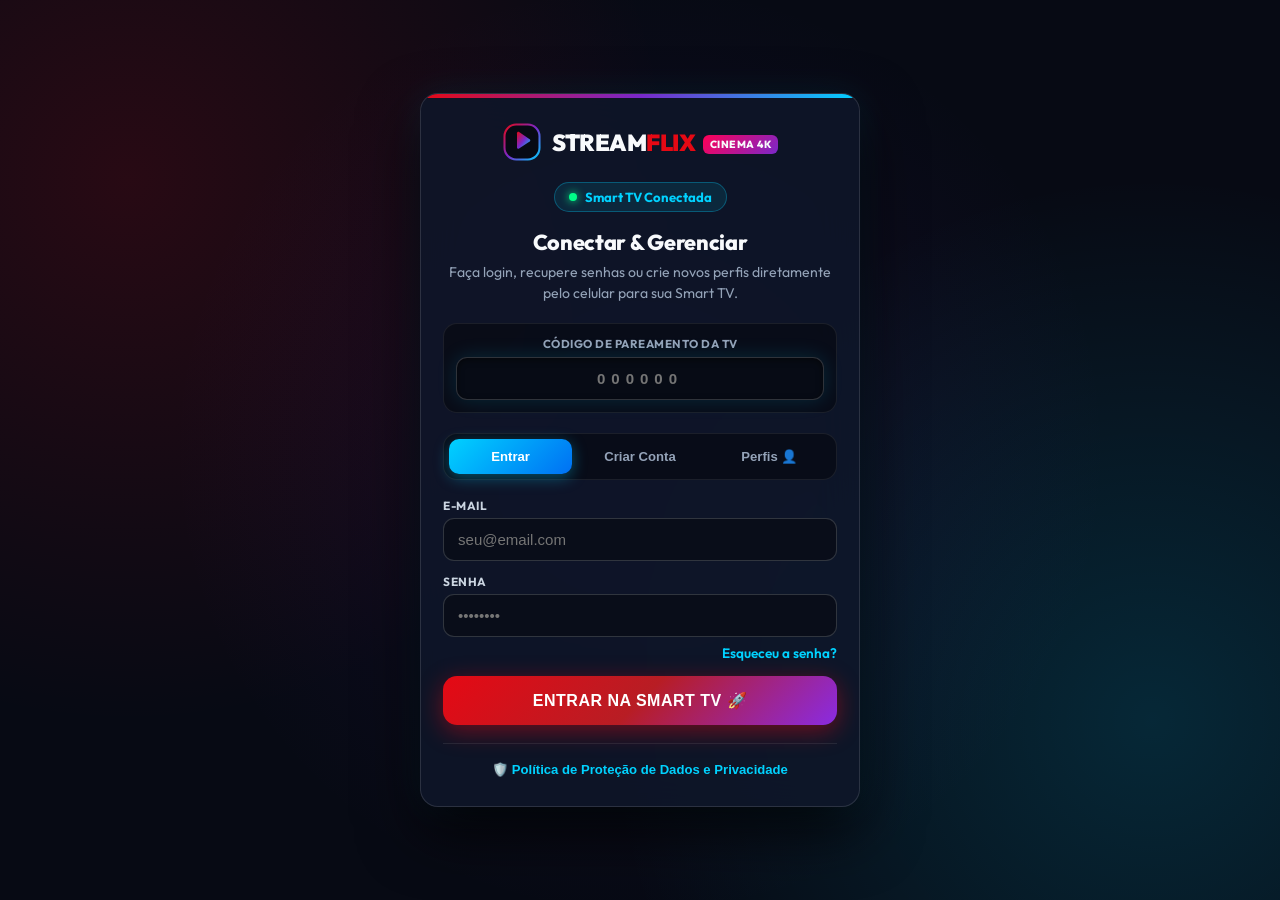
<file: static/login_celular.html>
<!DOCTYPE html>
<html lang="pt-BR">
<head>
  <meta charset="UTF-8">
  <meta name="viewport" content="width=device-width, initial-scale=1.0, maximum-scale=1.0, user-scalable=no">
  <title>STREAMFLIX Cinema 4K - Login & Perfis pelo Celular</title>
  <link rel="preconnect" href="https://fonts.googleapis.com">
  <link rel="preconnect" href="https://fonts.gstatic.com" crossorigin>
  <link href="https://fonts.googleapis.com/css2?family=Outfit:wght@400;600;700;800;900&display=swap" rel="stylesheet">
  <style>
    :root {
      --bg-dark: #070a14;
      --card-bg: rgba(15, 23, 42, 0.85);
      --neon-cyan: #00D2FF;
      --neon-blue: #0070F3;
      --neon-purple: #7928CA;
      --netflix-red: #E50914;
      --text-main: #f8fafc;
      --text-muted: #94a3b8;
      --radius: 18px;
    }

    * {
      box-sizing: border-box;
      margin: 0;
      padding: 0;
      -webkit-tap-highlight-color: transparent;
    }

    body {
      font-family: 'Outfit', sans-serif;
      background-color: var(--bg-dark);
      background-image: 
        radial-gradient(circle at 10% 20%, rgba(229, 9, 20, 0.15) 0%, transparent 40%),
        radial-gradient(circle at 90% 80%, rgba(0, 210, 255, 0.15) 0%, transparent 40%),
        radial-gradient(circle at 50% 50%, rgba(121, 40, 202, 0.1) 0%, transparent 60%);
      color: var(--text-main);
      min-height: 100vh;
      display: flex;
      flex-direction: column;
      align-items: center;
      justify-content: center;
      padding: 20px 16px;
    }

    .container {
      width: 100%;
      max-width: 440px;
      background: var(--card-bg);
      border: 1px solid rgba(255, 255, 255, 0.12);
      border-radius: var(--radius);
      box-shadow: 0 25px 60px rgba(0, 0, 0, 0.8), 0 0 35px rgba(0, 210, 255, 0.1);
      backdrop-filter: blur(20px);
      padding: 28px 22px;
      text-align: center;
      position: relative;
      overflow: hidden;
    }

    .container::before {
      content: '';
      position: absolute;
      top: 0;
      left: 0;
      right: 0;
      height: 4px;
      background: linear-gradient(90deg, #E50914, #7928CA, #00D2FF);
    }

    .brand-header {
      display: flex;
      align-items: center;
      justify-content: center;
      gap: 10px;
      margin-bottom: 20px;
    }

    .brand-title {
      font-size: 1.45rem;
      font-weight: 900;
      letter-spacing: -0.5px;
      text-transform: uppercase;
    }

    .brand-accent {
      color: var(--netflix-red);
    }

    .brand-badge {
      background: linear-gradient(135deg, #FF0055, #7928CA);
      font-size: 0.65rem;
      font-weight: 800;
      padding: 3px 7px;
      border-radius: 6px;
      letter-spacing: 0.5px;
      vertical-align: middle;
      margin-left: 4px;
    }

    .tv-detected-pill {
      display: inline-flex;
      align-items: center;
      gap: 8px;
      background: rgba(0, 210, 255, 0.1);
      border: 1px solid rgba(0, 210, 255, 0.3);
      padding: 6px 14px;
      border-radius: 20px;
      font-size: 0.82rem;
      font-weight: 700;
      color: var(--neon-cyan);
      margin-bottom: 16px;
    }

    .tv-detected-dot {
      width: 8px;
      height: 8px;
      border-radius: 50%;
      background: #00ff88;
      box-shadow: 0 0 8px #00ff88;
      animation: pulse 1.5s infinite;
    }

    @keyframes pulse {
      0%, 100% { opacity: 1; transform: scale(1); }
      50% { opacity: 0.4; transform: scale(0.85); }
    }

    h1 {
      font-size: 1.35rem;
      font-weight: 800;
      margin-bottom: 6px;
      letter-spacing: -0.3px;
    }

    .subtitle {
      font-size: 0.88rem;
      color: var(--text-muted);
      margin-bottom: 20px;
      line-height: 1.45;
    }

    .code-input-wrap {
      background: rgba(0, 0, 0, 0.4);
      border: 1px solid rgba(255, 255, 255, 0.08);
      border-radius: 14px;
      padding: 12px;
      margin-bottom: 20px;
    }

    .code-label {
      font-size: 0.72rem;
      font-weight: 700;
      color: #94a3b8;
      text-transform: uppercase;
      letter-spacing: 0.5px;
      display: block;
      margin-bottom: 6px;
    }

    .code-input {
      width: 100%;
      background: transparent;
      border: 2px dashed rgba(0, 210, 255, 0.4);
      border-radius: 10px;
      padding: 10px;
      color: #fff;
      font-size: 1.5rem;
      font-weight: 900;
      letter-spacing: 6px;
      text-align: center;
      outline: none;
      box-shadow: inset 0 2px 6px rgba(0,0,0,0.5), 0 0 20px rgba(0, 210, 255, 0.15);
      transition: all 0.2s;
    }

    .code-input:focus {
      border-color: var(--neon-cyan);
      box-shadow: inset 0 2px 6px rgba(0,0,0,0.5), 0 0 25px rgba(0, 210, 255, 0.4);
    }

    /* Tabs */
    .auth-tabs-row {
      display: flex;
      gap: 6px;
      background: rgba(0, 0, 0, 0.4);
      padding: 5px;
      border-radius: 14px;
      margin-bottom: 18px;
      border: 1px solid rgba(255, 255, 255, 0.08);
    }

    .auth-tab-btn {
      flex: 1;
      padding: 10px 4px;
      background: transparent;
      border: none;
      border-radius: 10px;
      color: var(--text-muted);
      font-size: 0.82rem;
      font-weight: 700;
      cursor: pointer;
      transition: all 0.2s;
    }

    .auth-tab-btn.active {
      background: linear-gradient(135deg, #00D2FF 0%, #0070F3 100%);
      color: #fff;
      box-shadow: 0 4px 15px rgba(0, 210, 255, 0.35);
    }

    /* Form Fields */
    .form-group {
      margin-bottom: 13px;
      text-align: left;
    }

    label {
      display: block;
      font-size: 0.74rem;
      font-weight: 700;
      color: #cbd5e1;
      margin-bottom: 5px;
      text-transform: uppercase;
      letter-spacing: 0.5px;
    }

    input[type="text"], input[type="email"], input[type="password"] {
      width: 100%;
      padding: 12px 14px;
      background: rgba(8, 12, 22, 0.75);
      border: 1px solid rgba(255, 255, 255, 0.16);
      border-radius: 11px;
      color: #fff;
      font-size: 0.94rem;
      outline: none;
      transition: border-color 0.2s, box-shadow 0.2s;
    }

    input:focus {
      border-color: var(--neon-cyan);
      box-shadow: 0 0 16px rgba(0, 210, 255, 0.3);
    }

    .field-hint {
      font-size: 0.72rem;
      color: var(--text-muted);
      margin-top: 4px;
      line-height: 1.3;
    }

    /* Buttons */
    .btn-submit-main {
      width: 100%;
      padding: 15px 18px;
      background: linear-gradient(135deg, #E50914 0%, #B81D24 50%, #8A2BE2 100%);
      border: none;
      border-radius: 14px;
      color: #fff;
      font-size: 1rem;
      font-weight: 800;
      letter-spacing: 0.5px;
      cursor: pointer;
      box-shadow: 0 6px 25px rgba(229, 9, 20, 0.45);
      margin-top: 8px;
      transition: transform 0.15s, opacity 0.2s, box-shadow 0.2s;
      display: flex;
      align-items: center;
      justify-content: center;
      gap: 10px;
    }

    .btn-submit-main:active {
      transform: scale(0.97);
    }

    .btn-submit-main:disabled {
      opacity: 0.5;
      cursor: not-allowed;
    }

    /* Alert */
    .alert-box {
      margin-top: 16px;
      padding: 12px 16px;
      border-radius: 12px;
      font-size: 0.88rem;
      font-weight: 600;
      line-height: 1.4;
      display: none;
      text-align: left;
    }

    .alert-error {
      background: rgba(229, 9, 20, 0.2);
      border: 1px solid rgba(229, 9, 20, 0.5);
      color: #ff858a;
    }

    .alert-success {
      background: rgba(0, 255, 136, 0.18);
      border: 1px solid rgba(0, 255, 136, 0.45);
      color: #00ff88;
    }

    /* Success Card */
    .success-card {
      display: none;
      text-align: center;
      padding: 16px 4px;
    }

    .success-icon {
      font-size: 3.5rem;
      margin-bottom: 10px;
      animation: bounce 0.6s ease;
    }

    @keyframes bounce {
      0%, 100% { transform: translateY(0); }
      50% { transform: translateY(-12px); }
    }

    /* Mobile Profiles UI */
    .mob-profiles-grid {
      display: flex;
      flex-direction: column;
      gap: 10px;
      margin-top: 10px;
    }

    .mob-profile-item {
      display: flex;
      align-items: center;
      justify-content: space-between;
      background: rgba(255, 255, 255, 0.05);
      border: 1px solid rgba(255, 255, 255, 0.12);
      border-radius: 14px;
      padding: 12px 14px;
      transition: transform 0.15s, border-color 0.2s;
    }

    .mob-profile-left {
      display: flex;
      align-items: center;
      gap: 12px;
    }

    .mob-profile-avatar-circle {
      width: 44px;
      height: 44px;
      border-radius: 12px;
      display: flex;
      align-items: center;
      justify-content: center;
      font-size: 1.5rem;
      color: #000;
      font-weight: bold;
      box-shadow: 0 4px 12px rgba(0,0,0,0.3);
    }

    .mob-profile-info {
      text-align: left;
    }

    .mob-profile-name {
      font-size: 1rem;
      font-weight: 800;
      color: #fff;
    }

    .mob-profile-badge {
      font-size: 0.68rem;
      font-weight: 700;
      color: #ff9f1c;
      background: rgba(255, 159, 28, 0.15);
      padding: 2px 6px;
      border-radius: 6px;
      display: inline-block;
      margin-top: 2px;
    }

    .mob-profile-actions {
      display: flex;
      gap: 6px;
    }

    .btn-mob-edit, .btn-mob-delete {
      background: rgba(255, 255, 255, 0.08);
      border: 1px solid rgba(255, 255, 255, 0.16);
      border-radius: 8px;
      padding: 6px 10px;
      font-size: 0.78rem;
      font-weight: 700;
      color: #cbd5e1;
      cursor: pointer;
      transition: all 0.2s;
    }

    .btn-mob-edit:active, .btn-mob-delete:active {
      transform: scale(0.95);
    }

    .btn-mob-delete {
      color: #ff6b72;
      border-color: rgba(255, 107, 114, 0.3);
    }

    .btn-add-profile-mob {
      background: linear-gradient(135deg, #00D2FF 0%, #0070F3 100%);
      border: none;
      border-radius: 12px;
      color: #fff;
      font-weight: 800;
      font-size: 0.85rem;
      padding: 10px 16px;
      cursor: pointer;
      box-shadow: 0 4px 14px rgba(0, 210, 255, 0.35);
      display: inline-flex;
      align-items: center;
      gap: 6px;
    }

    .mob-avatar-picker {
      display: grid;
      grid-template-columns: repeat(3, 1fr);
      gap: 10px;
      margin-top: 8px;
    }

    .mob-avatar-opt {
      display: flex;
      flex-direction: column;
      align-items: center;
      gap: 6px;
      padding: 12px 6px;
      border-radius: 14px;
      border: 2px solid transparent;
      cursor: pointer;
      background: rgba(255, 255, 255, 0.04);
      transition: all 0.2s;
    }

    .mob-avatar-opt-circle {
      width: 44px;
      height: 44px;
      border-radius: 12px;
      display: flex;
      align-items: center;
      justify-content: center;
      font-size: 1.5rem;
      color: #000;
    }

    .mob-avatar-opt-name {
      font-size: 0.72rem;
      font-weight: 700;
      color: #94a3b8;
    }

    .mob-avatar-opt.selected {
      border-color: #00D2FF;
      background: rgba(0, 210, 255, 0.15);
      box-shadow: 0 0 15px rgba(0, 210, 255, 0.35);
    }

    .mob-avatar-opt.selected .mob-avatar-opt-name {
      color: #fff;
    }

    /* Modal Overlay */
    .mob-modal-overlay {
      position: fixed;
      inset: 0;
      background: rgba(0,0,0,0.85);
      backdrop-filter: blur(8px);
      z-index: 1000;
      display: flex;
      align-items: center;
      justify-content: center;
      padding: 16px;
    }

    .mob-modal-card {
      background: #0f172a;
      border: 1px solid rgba(0, 210, 255, 0.3);
      border-radius: 20px;
      width: 100%;
      max-width: 420px;
      padding: 22px;
      box-shadow: 0 20px 60px rgba(0,0,0,0.9);
      text-align: left;
    }
  </style>
</head>
<body>
  <div class="container">
    <div class="brand-header">
      <svg viewBox="0 0 48 48" width="40" height="40" fill="none">
        <defs>
          <linearGradient id="logoG" x1="0%" y1="0%" x2="100%" y2="100%">
            <stop offset="0%" stop-color="#E50914" />
            <stop offset="50%" stop-color="#7928CA" />
            <stop offset="100%" stop-color="#00D2FF" />
          </linearGradient>
        </defs>
        <rect x="3" y="3" width="42" height="42" rx="14" fill="#070a14" stroke="url(#logoG)" stroke-width="2.5"/>
        <path d="M18 13.5C18 12.2 19.4 11.4 20.5 12.1L33.2 20.6C34.2 21.3 34.2 22.7 33.2 23.4L20.5 31.9C19.4 32.6 18 31.8 18 30.5V13.5Z" fill="url(#logoG)"/>
      </svg>
      <div class="brand-title">STREAM<span class="brand-accent">FLIX</span> <span class="brand-badge">CINEMA 4K</span></div>
    </div>

    <div id="mainFormView">
      <div class="tv-detected-pill" id="tvStatusPill">
        <div class="tv-detected-dot"></div>
        <span id="tvStatusText">Smart TV Conectada</span>
      </div>

      <h1>Conectar & Gerenciar</h1>
      <p class="subtitle">Faça login, recupere senhas ou crie novos perfis diretamente pelo celular para sua Smart TV.</p>

      <div class="code-input-wrap">
        <label for="inputPairCode" class="code-label">Código de Pareamento da TV</label>
        <input type="text" id="inputPairCode" class="code-input" maxlength="6" placeholder="000000" required>
      </div>

      <!-- Navigation Tabs: Login vs Register vs Profiles -->
      <div class="auth-tabs-row">
        <button type="button" class="auth-tab-btn active" id="tabBtnLogin" onclick="switchAuthTab('login')">
          Entrar
        </button>
        <button type="button" class="auth-tab-btn" id="tabBtnRegister" onclick="switchAuthTab('register')">
          Criar Conta
        </button>
        <button type="button" class="auth-tab-btn" id="tabBtnProfiles" onclick="switchAuthTab('profiles')">
          Perfis 👤
        </button>
      </div>

      <!-- Form 1: Login Tab -->
      <form id="formLoginTab" onsubmit="handleLoginSubmit(event)">
        <div class="form-group">
          <label for="loginEmail">E-mail</label>
          <input type="email" id="loginEmail" placeholder="seu@email.com" autocomplete="username" required>
        </div>
        <div class="form-group">
          <label for="loginPassword">Senha</label>
          <input type="password" id="loginPassword" placeholder="••••••••" autocomplete="current-password" required>
        </div>
        <div style="display:flex; justify-content:flex-end; margin-top:-6px; margin-bottom:14px;">
          <a href="#" onclick="openForgotTab(event)" style="color:#00D2FF; font-size:0.85rem; text-decoration:none; font-weight:600;">Esqueceu a senha?</a>
        </div>
        <button type="submit" class="btn-submit-main" id="btnLoginSubmit">
          <span>ENTRAR NA SMART TV 🚀</span>
        </button>
      </form>

      <!-- Form 2: Register Tab -->
      <form id="formRegisterTab" style="display:none;" onsubmit="handleRegisterSubmit(event)">
        <div class="form-group">
          <label for="regEmail">E-mail da Conta</label>
          <input type="email" id="regEmail" placeholder="seu@email.com" autocomplete="username" required>
        </div>
        <div class="form-group">
          <label for="regPassword">Criar Senha</label>
          <input type="password" id="regPassword" placeholder="Mínimo 6 caracteres" autocomplete="new-password" required minlength="6">
        </div>
        <div class="form-group">
          <label for="regPasswordConfirm">Confirmar Senha</label>
          <input type="password" id="regPasswordConfirm" placeholder="Repita a senha" autocomplete="new-password" required minlength="6">
        </div>
        <div class="form-group">
          <label for="regPlaylist">Link da Lista M3U / Xtream Própria</label>
          <input type="text" id="regPlaylist" placeholder="http://servidor.com:8080/get.php?username=..." required>
          <p class="field-hint">Insira o link oficial da sua lista. Novos usuários precisam vincular sua lista própria para gerar o catálogo.</p>
        </div>
        <button type="submit" class="btn-submit-main" id="btnRegisterSubmit">
          <span>CRIAR CONTA E CONECTAR TV ✨</span>
        </button>
      </form>

      <!-- Form 3: Forgot Password Tab -->
      <form id="formForgotTab" style="display:none;" onsubmit="handleForgotSubmit(event)">
        <div class="form-group">
          <label for="forgotEmail">E-mail Cadastrado</label>
          <input type="email" id="forgotEmail" placeholder="seu@email.com" autocomplete="username" required>
        </div>
        <div id="forgotStep2" style="display:none;">
          <div class="form-group">
            <label for="forgotNewPass">Nova Senha</label>
            <input type="password" id="forgotNewPass" placeholder="Mínimo 6 caracteres" minlength="6">
          </div>
          <div class="form-group">
            <label for="forgotNewPassConfirm">Confirmar Nova Senha</label>
            <input type="password" id="forgotNewPassConfirm" placeholder="Repita a nova senha" minlength="6">
          </div>
        </div>
        <div id="forgotSuccessHint" style="display:none; background:rgba(0,210,255,0.15); border:1px solid #00D2FF; border-radius:12px; padding:14px; margin-bottom:16px; color:#fff; font-size:0.9rem; line-height:1.5;"></div>
        <div style="display:flex; gap:10px;">
          <button type="button" class="btn-submit-main" style="background:rgba(255,255,255,0.08); border:1px solid rgba(255,255,255,0.2); color:#cbd5e1; flex:1;" onclick="switchAuthTab('login')">
            <span>Voltar</span>
          </button>
          <button type="submit" class="btn-submit-main" id="btnForgotAction" style="flex:1;">
            <span id="txtForgotAction">RECUPERAR SENHA 🔑</span>
          </button>
        </div>
      </form>

      <!-- Form 4: Profiles Management Tab on Mobile -->
      <div id="formProfilesTab" style="display:none; text-align:left;">
        <div style="background:rgba(0,210,255,0.08); border:1px solid rgba(0,210,255,0.25); border-radius:14px; padding:14px; margin-bottom:16px;">
          <div style="font-size:0.75rem; text-transform:uppercase; color:#8fa0b5; font-weight:700;">Conta Ativa:</div>
          <div id="mobActiveEmailDisplay" style="font-size:1rem; font-weight:800; color:#00D2FF; margin-top:2px;"></div>
          <div id="mobAccountCodeDisplay" style="font-size:0.75rem; color:#cbd5e1; margin-top:2px;">Código: ACC_DEFAULT</div>
        </div>

        <div style="display:flex; justify-content:space-between; align-items:center; margin-bottom:12px;">
          <h3 style="margin:0; font-size:1.05rem; color:#fff;">Perfis da Conta</h3>
          <button type="button" class="btn-add-profile-mob" onclick="openMobAddProfileModal()">
            + Novo Perfil
          </button>
        </div>

        <div id="mobProfilesList" class="mob-profiles-grid">
          <!-- Populated by JS -->
        </div>
      </div>

      <div class="alert-box alert-error" id="boxError"></div>

      <!-- Privacy Policy Link for Mobile -->
      <div style="margin-top:18px; padding-top:14px; border-top:1px solid rgba(255,255,255,0.08); text-align:center;">
        <button type="button" onclick="openMobPrivacyModal(event)" style="background:none; border:none; color:#00D2FF; font-size:0.82rem; font-weight:700; cursor:pointer; display:inline-flex; align-items:center; gap:6px;">
          🛡️ Política de Proteção de Dados e Privacidade
        </button>
      </div>
    </div>

    <!-- Tela de Sucesso -->
    <div class="success-card" id="successView">
      <div class="success-icon">🎉</div>
      <h1 style="color:#00ff88; margin-bottom: 8px;">Smart TV Conectada!</h1>
      <p class="subtitle" style="margin-bottom: 20px;">Sua conta e catálogo foram sincronizados com sucesso. A Smart TV já iniciou na sua sala!</p>
      
      <div class="tv-detected-pill" style="border-color:#00ff88; color:#00ff88; background: rgba(0,255,136,0.15);">
        <span>✓ Sincronizado em tempo real</span>
      </div>

      <!-- Gerenciamento de Perfis no Sucesso -->
      <div style="margin-top:24px; text-align:left; border-top:1px solid rgba(255,255,255,0.1); padding-top:20px;">
        <div style="display:flex; justify-content:space-between; align-items:center; margin-bottom:14px;">
          <div>
            <h3 style="margin:0; font-size:1.1rem; color:#fff;">Perfis da sua Conta</h3>
            <span style="font-size:0.78rem; color:#94a3b8;">Crie e edite perfis direto pelo celular</span>
          </div>
          <button type="button" class="btn-add-profile-mob" onclick="openMobAddProfileModal()">
            + Novo Perfil
          </button>
        </div>
        <div id="mobSuccessProfilesList" class="mob-profiles-grid">
          <!-- Populated by JS -->
        </div>
      </div>
    </div>
  </div>

  <!-- Modal Mobile: Criar / Editar Perfil -->
  <div id="modalProfileMobile" class="mob-modal-overlay" style="display:none;">
    <div class="mob-modal-card">
      <div style="display:flex; justify-content:space-between; align-items:center; margin-bottom:16px;">
        <h2 id="mobModalTitle" style="margin:0; font-size:1.15rem; color:#fff;">Criar Novo Perfil</h2>
        <button type="button" onclick="closeMobProfileModal()" style="background:none; border:none; color:#8fa0b5; font-size:1.8rem; cursor:pointer; line-height:1;">&times;</button>
      </div>
      <form onsubmit="handleMobSaveProfile(event)">
        <input type="hidden" id="mobEditingProfId" value="">
        <div class="form-group">
          <label for="mobProfName">Nome do Perfil</label>
          <input type="text" id="mobProfName" placeholder="Ex: Carlos, Angelo, Família..." maxlength="20" required>
        </div>
        <div class="form-group">
          <label>Escolha o Avatar / Cor</label>
          <div class="mob-avatar-picker" id="mobAvatarPicker">
            <!-- Rendered by JS -->
          </div>
        </div>
        <div style="display:flex; align-items:center; gap:10px; margin: 16px 0;">
          <input type="checkbox" id="mobChkKids" style="width:20px; height:20px; accent-color:#00D2FF; cursor:pointer;">
          <label for="mobChkKids" style="margin:0; font-size:0.85rem; text-transform:none; color:#e2e8f0; cursor:pointer;">
            Perfil Infantil / Kids (Filmes e Séries livres)
          </label>
        </div>
        <div style="display:flex; gap:10px; margin-top:20px;">
          <button type="button" class="btn-submit-main" style="background:rgba(255,255,255,0.08); border:1px solid rgba(255,255,255,0.2); color:#cbd5e1; flex:1;" onclick="closeMobProfileModal()">
            Cancelar
          </button>
          <button type="submit" class="btn-submit-main" style="flex:2;" id="btnMobSaveProfile">
            <span>SALVAR PERFIL ✨</span>
          </button>
        </div>
      </form>
    </div>
  </div>

  <script>
    const urlParams = new URLSearchParams(window.location.search);
    const codeParam = urlParams.get('code');

    if (codeParam) {
      document.getElementById('inputPairCode').value = codeParam.trim();
      document.getElementById('tvStatusText').textContent = 'Código TV: ' + codeParam.trim();
    }

    // =========================================================================
    // RENDER CLOUD BACKEND RESOLVER (Funciona em qualquer lugar do mundo!)
    // =========================================================================
    const RENDER_CLOUD_URL = "https://streamflix-server.onrender.com";

    function getApiUrl(endpoint) {
      if (!endpoint) return "";
      if (endpoint.startsWith("http://") || endpoint.startsWith("https://")) return endpoint;
      if (typeof window !== "undefined" && window.location && window.location.origin) {
        const org = window.location.origin;
        if (org.startsWith("http") && !org.includes("localhost") && !org.includes("127.0.0.1")) {
          return endpoint;
        }
      }
      const customUrl = localStorage.getItem("iptv_cloud_backend_url");
      const base = (customUrl && customUrl.trim()) ? customUrl.trim().replace(/\/+$/, "") : RENDER_CLOUD_URL;
      return base + (endpoint.startsWith("/") ? endpoint : "/" + endpoint);
    }

    let activeAccountEmail = localStorage.getItem('iptv_mob_email') || '';
    let activeAccountCode = localStorage.getItem('iptv_mob_account_code') || 'ACC_DEFAULT';
    let mobProfiles = [];
    let selectedMobAvatar = 'blue';

    const AVAILABLE_AVATARS = [
      { id: 'gold', name: 'Dourado VIP', color: '#ffd166', icon: '👑' },
      { id: 'blue', name: 'Azul Neon', color: '#00d2ff', icon: '📺' },
      { id: 'purple', name: 'Roxo Cyber', color: '#9d4edd', icon: '🎬' },
      { id: 'red', name: 'Vermelho Live', color: '#ff3366', icon: '⚡' },
      { id: 'green', name: 'Verde Matrix', color: '#00f5d4', icon: '⭐' },
      { id: 'kids', name: 'Kids Infantil', color: '#ff9f1c', icon: '🧸', isKids: true }
    ];

    function switchAuthTab(tab) {
      hideError();
      const tabLogin = document.getElementById('tabBtnLogin');
      const tabReg = document.getElementById('tabBtnRegister');
      const tabProf = document.getElementById('tabBtnProfiles');
      const formLogin = document.getElementById('formLoginTab');
      const formReg = document.getElementById('formRegisterTab');
      const formForgot = document.getElementById('formForgotTab');
      const formProf = document.getElementById('formProfilesTab');

      tabLogin.classList.remove('active');
      tabReg.classList.remove('active');
      if (tabProf) tabProf.classList.remove('active');
      formLogin.style.display = 'none';
      formReg.style.display = 'none';
      if (formForgot) formForgot.style.display = 'none';
      if (formProf) formProf.style.display = 'none';

      if (tab === 'login') {
        tabLogin.classList.add('active');
        formLogin.style.display = 'block';
      } else if (tab === 'register') {
        tabReg.classList.add('active');
        formReg.style.display = 'block';
      } else if (tab === 'forgot') {
        formForgot.style.display = 'block';
      } else if (tab === 'profiles') {
        if (tabProf) tabProf.classList.add('active');
        if (formProf) formProf.style.display = 'block';
        loadMobProfiles(activeAccountEmail, activeAccountCode);
      }
    }

    function openForgotTab(e) {
      if (e) e.preventDefault();
      switchAuthTab('forgot');
      const loginEmail = document.getElementById('loginEmail');
      const forgotEmail = document.getElementById('forgotEmail');
      if (loginEmail && forgotEmail && loginEmail.value) {
        forgotEmail.value = loginEmail.value;
      }
      document.getElementById('forgotStep2').style.display = 'none';
      document.getElementById('forgotSuccessHint').style.display = 'none';
      document.getElementById('txtForgotAction').textContent = 'RECUPERAR SENHA 🔑';
    }

    async function handleForgotSubmit(e) {
      e.preventDefault();
      hideError();
      const email = document.getElementById('forgotEmail').value.trim().toLowerCase();
      if (!email) {
        showError('Informe seu e-mail cadastrado.');
        return;
      }

      if (email === '' || email === '') {
        const hintBox = document.getElementById('forgotSuccessHint');
        hintBox.style.display = 'block';
        hintBox.innerHTML = '🔑 <strong>Conta Master Identificada!</strong><br>A sua senha de acesso é: <strong></strong><br><br><button type="button" class="btn-submit-main" style="padding:10px; font-size:0.85rem;" onclick="preencherMasterELogar()">Preencher e Entrar Agora</button>';
        return;
      }

      const step2 = document.getElementById('forgotStep2');
      if (step2.style.display === 'none') {
        const btn = document.getElementById('btnForgotAction');
        btn.disabled = true;
        try {
          const res = await fetch(getApiUrl('/api/auth/forgot-password'), {
            method: 'POST',
            headers: { 'Content-Type': 'application/json' },
            body: JSON.stringify({ email: email })
          });
          const data = await res.json();
          btn.disabled = false;
          if (data && data.success) {
            step2.style.display = 'block';
            document.getElementById('txtForgotAction').textContent = 'SALVAR NOVA SENHA';
            const hintBox = document.getElementById('forgotSuccessHint');
            hintBox.style.display = 'block';
            hintBox.innerHTML = 'Conta localizada! Digite sua nova senha abaixo.';
          } else {
            showError(data.error || 'E-mail não encontrado.');
          }
        } catch (err) {
          btn.disabled = false;
          showError('Erro ao comunicar com o servidor.');
        }
        return;
      }

      const newPass = document.getElementById('forgotNewPass').value;
      const confirmPass = document.getElementById('forgotNewPassConfirm').value;
      if (newPass.length < 6) {
        showError('A senha precisa ter no mínimo 6 caracteres.');
        return;
      }
      if (newPass !== confirmPass) {
        showError('As senhas digitadas não coincidem.');
        return;
      }

      const btn = document.getElementById('btnForgotAction');
      btn.disabled = true;
      try {
        const res = await fetch(getApiUrl('/api/auth/reset-password'), {
          method: 'POST',
          headers: { 'Content-Type': 'application/json' },
          body: JSON.stringify({ email: email, newPassword: newPass })
        });
        const data = await res.json();
        btn.disabled = false;
        if (data && data.success) {
          alert('Senha redefinida com sucesso! Faça login com a nova senha.');
          document.getElementById('loginEmail').value = email;
          document.getElementById('loginPassword').value = newPass;
          switchAuthTab('login');
        } else {
          showError(data.error || 'Erro ao redefinir senha.');
        }
      } catch (err) {
        btn.disabled = false;
        showError('Erro ao conectar ao servidor.');
      }
    }

    function preencherMasterELogar() {
      document.getElementById('loginEmail').value = '';
      document.getElementById('loginPassword').value = '';
      switchAuthTab('login');
    }

    function showError(msg) {
      const box = document.getElementById('boxError');
      box.textContent = msg;
      box.style.display = 'block';
    }

    function hideError() {
      const box = document.getElementById('boxError');
      box.style.display = 'none';
      box.textContent = '';
    }

    async function notifyCloudPairing(code, userObj) {
      try {
        await fetch(`https://ntfy.sh/iptv_pair_code_${code}`, {
          method: 'POST',
          headers: { 'Content-Type': 'application/json' },
          body: JSON.stringify({
            status: 'authorized',
            user: userObj
          })
        });
      } catch (e) {
        console.warn('Erro ao notificar nuvem:', e);
      }
    }

    // =========================================================================
    // GERENCIAMENTO DE PERFIS NO CELULAR (Criação, Edição, Seleção de Avatar)
    // =========================================================================
    function renderMobAvatarPicker(selectedId) {
      const grid = document.getElementById('mobAvatarPicker');
      if (!grid) return;
      grid.innerHTML = '';
      AVAILABLE_AVATARS.forEach(av => {
        const opt = document.createElement('div');
        opt.className = 'mob-avatar-opt' + (av.id === selectedId ? ' selected' : '');
        opt.onclick = () => {
          selectedMobAvatar = av.id;
          renderMobAvatarPicker(av.id);
        };
        opt.innerHTML = `
          <div class="mob-avatar-opt-circle" style="background:${av.color};">
            ${av.icon}
          </div>
          <div class="mob-avatar-opt-name">${av.name}</div>
        `;
        grid.appendChild(opt);
      });
    }

    async function loadMobProfiles(email, accountCode) {
      const targetEmail = email || activeAccountEmail;
      const targetCode = accountCode || activeAccountCode;

      document.getElementById('mobActiveEmailDisplay').textContent = targetEmail;
      document.getElementById('mobAccountCodeDisplay').textContent = 'Código: ' + targetCode;

      try {
        const res = await fetch(getApiUrl(`/api/sync/profiles?code=${encodeURIComponent(targetCode)}&email=${encodeURIComponent(targetEmail)}`);
        if (res.ok) {
          const data = await res.json();
          if (data && data.profiles) {
            mobProfiles = data.profiles;
            renderMobProfilesLists();
            return;
          }
        }
      } catch (e) {}

      // Fallback Nuvem 24/7
      try {
        const cloudRes = await fetch('https://ntfy.sh/streamflix_cloud_sync_v3/json?poll=1');
        if (cloudRes.ok) {
          const text = await cloudRes.text();
          const lines = text.trim().split('\n');
          let latest = null;
          for (const line of lines) {
            try {
              const ev = JSON.parse(line);
              if (ev.event === 'message' && ev.message) latest = JSON.parse(ev.message);
            } catch (_) {}
          }
          if (latest && latest.profiles) {
            mobProfiles = latest.profiles;
            renderMobProfilesLists();
            return;
          }
        }
      } catch (e) {}

      // Fallback padrão se for a conta master
      if (targetEmail.includes('angeloregis')) {
        mobProfiles = [
          { id: 'p_1790407508065', name: 'Carlos', avatar: 'gold', isKids: false },
          { id: 'p_1790717094118', name: 'Angelo', avatar: 'blue', isKids: false }
        ];
      } else {
        mobProfiles = [{ id: 'p1', name: 'Principal', avatar: 'blue', isKids: false }];
      }
      renderMobProfilesLists();
    }

    function renderMobProfilesLists() {
      const listTab = document.getElementById('mobProfilesList');
      const listSuccess = document.getElementById('mobSuccessProfilesList');
      if (listTab) renderSingleMobList(listTab);
      if (listSuccess) renderSingleMobList(listSuccess);
    }

    function renderSingleMobList(container) {
      container.innerHTML = '';
      if (!mobProfiles || mobProfiles.length === 0) {
        container.innerHTML = '<div style="color:#94a3b8; font-size:0.85rem; padding:10px 0;">Nenhum perfil cadastrado. Clique em "+ Novo Perfil" para criar.</div>';
        return;
      }

      mobProfiles.forEach(prof => {
        const av = AVAILABLE_AVATARS.find(a => a.id === prof.avatar) || AVAILABLE_AVATARS[0];
        const item = document.createElement('div');
        item.className = 'mob-profile-item';
        item.innerHTML = `
          <div class="mob-profile-left">
            <div class="mob-profile-avatar-circle" style="background:${av.color};">
              ${av.icon}
            </div>
            <div class="mob-profile-info">
              <div class="mob-profile-name">${escapeHtml(prof.name)}</div>
              ${prof.isKids ? '<span class="mob-profile-badge">Kids</span>' : ''}
            </div>
          </div>
          <div class="mob-profile-actions">
            <button type="button" class="btn-mob-edit" onclick="openMobEditProfileModal('${prof.id}')">✏️ Editar</button>
            ${mobProfiles.length > 1 ? `<button type="button" class="btn-mob-delete" onclick="handleMobDeleteProfile('${prof.id}')">🗑️</button>` : ''}
          </div>
        `;
        container.appendChild(item);
      });
    }

    function openMobAddProfileModal() {
      document.getElementById('mobEditingProfId').value = '';
      document.getElementById('mobModalTitle').textContent = 'Criar Novo Perfil';
      document.getElementById('mobProfName').value = '';
      document.getElementById('mobChkKids').checked = false;
      selectedMobAvatar = 'gold';
      renderMobAvatarPicker('gold');
      document.getElementById('modalProfileMobile').style.display = 'flex';
      setTimeout(() => document.getElementById('mobProfName').focus(), 100);
    }

    function openMobEditProfileModal(profId) {
      const prof = mobProfiles.find(p => p.id === profId);
      if (!prof) return;
      document.getElementById('mobEditingProfId').value = prof.id;
      document.getElementById('mobModalTitle').textContent = 'Editar Perfil';
      document.getElementById('mobProfName').value = prof.name;
      document.getElementById('mobChkKids').checked = !!prof.isKids;
      selectedMobAvatar = prof.avatar || 'blue';
      renderMobAvatarPicker(selectedMobAvatar);
      document.getElementById('modalProfileMobile').style.display = 'flex';
      setTimeout(() => document.getElementById('mobProfName').focus(), 100);
    }

    function closeMobProfileModal() {
      document.getElementById('modalProfileMobile').style.display = 'none';
    }

    async function handleMobSaveProfile(e) {
      e.preventDefault();
      const profId = document.getElementById('mobEditingProfId').value;
      const name = document.getElementById('mobProfName').value.trim();
      const isKids = document.getElementById('mobChkKids').checked;
      const avatar = selectedMobAvatar || 'blue';

      if (!name) {
        alert('Digite o nome do perfil.');
        return;
      }

      const btn = document.getElementById('btnMobSaveProfile');
      btn.disabled = true;
      btn.innerHTML = '<span>Salvando... ⏳</span>';

      const payload = {
        email: activeAccountEmail,
        accountCode: activeAccountCode,
        action: 'save',
        id: profId || null,
        name: name,
        avatar: avatar,
        isKids: isKids
      };

      try {
        const res = await fetch(getApiUrl('/api/sync/profiles'), {
          method: 'POST',
          headers: { 'Content-Type': 'application/json' },
          body: JSON.stringify(payload)
        });
        const data = await res.json();
        if (data && data.profiles) {
          mobProfiles = data.profiles;
        } else {
          // Atualiza localmente
          if (profId) {
            const idx = mobProfiles.findIndex(p => p.id === profId);
            if (idx >= 0) mobProfiles[idx] = { id: profId, name, avatar, isKids };
          } else {
            mobProfiles.push({ id: 'p_' + Date.now(), name, avatar, isKids });
          }
        }
      } catch (err) {
        // Modo offline / nuvem
        if (profId) {
          const idx = mobProfiles.findIndex(p => p.id === profId);
          if (idx >= 0) mobProfiles[idx] = { id: profId, name, avatar, isKids };
        } else {
          mobProfiles.push({ id: 'p_' + Date.now(), name, avatar, isKids });
        }
      }

      // Sincroniza Nuvem 24/7 imediatamente para refletir na Smart TV em tempo real!
      try {
        fetch('https://ntfy.sh/streamflix_cloud_sync_v3', {
          method: 'POST',
          headers: { 'Cache': 'yes', 'Content-Type': 'application/json' },
          body: JSON.stringify({
            accountCode: activeAccountCode,
            profiles: mobProfiles,
            progress: {},
            accounts_data: {
              [activeAccountCode]: {
                profiles: mobProfiles,
                progress: {}
              }
            }
          })
        });
      } catch (_) {}

      btn.disabled = false;
      btn.innerHTML = '<span>SALVAR PERFIL ✨</span>';
      closeMobProfileModal();
      renderMobProfilesLists();
      alert('✅ Perfil salvo e sincronizado com a Smart TV!');
    }

    async function handleMobDeleteProfile(profId) {
      if (mobProfiles.length <= 1) {
        alert('Não é possível excluir o único perfil da conta.');
        return;
      }
      if (!confirm('Deseja excluir este perfil?')) return;

      mobProfiles = mobProfiles.filter(p => p.id !== profId);
      renderMobProfilesLists();

      try {
        await fetch(getApiUrl('/api/sync/profiles'), {
          method: 'POST',
          headers: { 'Content-Type': 'application/json' },
          body: JSON.stringify({
            email: activeAccountEmail,
            accountCode: activeAccountCode,
            action: 'delete',
            id: profId
          })
        });
      } catch (_) {}

      try {
        fetch('https://ntfy.sh/streamflix_cloud_sync_v3', {
          method: 'POST',
          headers: { 'Cache': 'yes', 'Content-Type': 'application/json' },
          body: JSON.stringify({
            accountCode: activeAccountCode,
            profiles: mobProfiles,
            progress: {},
            accounts_data: {
              [activeAccountCode]: {
                profiles: mobProfiles,
                progress: {}
              }
            }
          })
        });
      } catch (_) {}
    }

    function escapeHtml(text) {
      const map = { '&': '&amp;', '<': '&lt;', '>': '&gt;', '"': '&quot;', "'": '&#039;' };
      return String(text).replace(/[&<>"']/g, m => map[m]);
    }

    // Envio do formulário de Login (Já tenho conta)
    async function handleLoginSubmit(e) {
      e.preventDefault();
      hideError();

      const code = document.getElementById('inputPairCode').value.trim();
      const email = document.getElementById('loginEmail').value.trim().toLowerCase();
      const password = document.getElementById('loginPassword').value;
      const btn = document.getElementById('btnLoginSubmit');

      if (!code || code.length < 6) {
        showError('Digite o código de 6 dígitos que aparece na tela da TV.');
        return;
      }
      if (!email || !password) {
        showError('Por favor, informe seu e-mail e senha.');
        return;
      }

      btn.disabled = true;
      btn.innerHTML = '<span>Verificando credenciais... ⏳</span>';

      try {
        const res = await fetch(getApiUrl('/api/auth/pair/confirm'), {
          method: 'POST',
          headers: { 'Content-Type': 'application/json' },
          body: JSON.stringify({
            code: code,
            email: email,
            password: password
          })
        });

        const data = await res.json();
        if (data.success) {
          activeAccountEmail = email;
          activeAccountCode = data.accountCode || (data.user && data.user.accountCode) || 'ACC_DEFAULT';
          localStorage.setItem('iptv_mob_email', activeAccountEmail);
          localStorage.setItem('iptv_mob_account_code', activeAccountCode);

          notifyCloudPairing(code, data.user || { email: email, accountCode: activeAccountCode });
          document.getElementById('mainFormView').style.display = 'none';
          document.getElementById('successView').style.display = 'block';

          loadMobProfiles(activeAccountEmail, activeAccountCode);
        } else {
          showError(data.error || 'E-mail ou senha incorretos.');
          btn.disabled = false;
          btn.innerHTML = '<span>ENTRAR NA SMART TV 🚀</span>';
        }
      } catch (err) {
        showError('Falha ao conectar ao servidor local. Verifique se o celular está no mesmo Wi-Fi da TV.');
        btn.disabled = false;
        btn.innerHTML = '<span>ENTRAR NA SMART TV 🚀</span>';
      }
    }

    // Envio do formulário de Cadastro (Criar Nova Conta)
    async function handleRegisterSubmit(e) {
      e.preventDefault();
      hideError();

      const code = document.getElementById('inputPairCode').value.trim();
      const email = document.getElementById('regEmail').value.trim().toLowerCase();
      const password = document.getElementById('regPassword').value;
      const passwordConfirm = document.getElementById('regPasswordConfirm').value;
      const playlistUrl = document.getElementById('regPlaylist').value.trim();
      const btn = document.getElementById('btnRegisterSubmit');

      if (!code || code.length < 6) {
        showError('Digite o código de 6 dígitos que aparece na tela da TV.');
        return;
      }
      if (!email || !password) {
        showError('Preencha todos os campos do formulário.');
        return;
      }
      if (password !== passwordConfirm) {
        showError('As senhas digitadas não coincidem. Digite novamente.');
        return;
      }
      if (password.length < 6) {
        showError('A senha precisa ter no mínimo 6 caracteres.');
        return;
      }
      if (!playlistUrl || !playlistUrl.startsWith('http')) {
        showError('Insira o link oficial da sua lista M3U ou Xtream (começando com http:// ou https://).');
        return;
      }
      if (email !== '' && email !== '') {
        if (playlistUrl.indexOf('__disabled_check__') !== -1 || playlistUrl.indexOf('__disabled_check__') !== -1) {
          showError('Esta lista IPTV é restrita e privada. Você deve cadastrar o link da sua própria lista.');
          return;
        }
      }

      btn.disabled = true;
      btn.innerHTML = '<span>Criando conta e vinculando lista... ✨</span>';

      try {
        const res = await fetch(getApiUrl('/api/auth/register'), {
          method: 'POST',
          headers: { 'Content-Type': 'application/json' },
          body: JSON.stringify({
            email: email,
            password: password,
            playlistUrl: playlistUrl
          })
        });

        const data = await res.json();
        if (data.success) {
          activeAccountEmail = email;
          activeAccountCode = data.accountCode || 'ACC_DEFAULT';
          localStorage.setItem('iptv_mob_email', activeAccountEmail);
          localStorage.setItem('iptv_mob_account_code', activeAccountCode);

          await fetch(getApiUrl('/api/auth/pair/confirm'), {
            method: 'POST',
            headers: { 'Content-Type': 'application/json' },
            body: JSON.stringify({
              code: code,
              email: email,
              password: password
            })
          });
          notifyCloudPairing(code, data);

          document.getElementById('mainFormView').style.display = 'none';
          document.getElementById('successView').style.display = 'block';

          loadMobProfiles(activeAccountEmail, activeAccountCode);
        } else {
          showError(data.error || 'Falha ao criar conta. Tente outro e-mail.');
          btn.disabled = false;
          btn.innerHTML = '<span>CRIAR CONTA E CONECTAR TV ✨</span>';
        }
      } catch (err) {
        showError('Falha de comunicação com o servidor. Verifique sua conexão Wi-Fi.');
        btn.disabled = false;
        btn.innerHTML = '<span>CRIAR CONTA E CONECTAR TV ✨</span>';
      }
    }

    function openMobPrivacyModal(e) {
      if (e) e.preventDefault();
      const m = document.getElementById('modalMobPrivacy');
      if (m) m.style.display = 'flex';
    }

    function closeMobPrivacyModal(e) {
      if (e) e.preventDefault();
      const m = document.getElementById('modalMobPrivacy');
      if (m) m.style.display = 'none';
    }
  </script>

  <!-- Modal Mobile Privacy Policy -->
  <div id="modalMobPrivacy" style="display:none; position:fixed; inset:0; z-index:99999; background:rgba(0,0,0,0.85); backdrop-filter:blur(10px); -webkit-backdrop-filter:blur(10px); padding:20px; align-items:center; justify-content:center;">
    <div style="background:#0f172a; border:1px solid rgba(0,210,255,0.35); border-radius:18px; max-width:440px; width:100%; max-height:85vh; display:flex; flex-direction:column; overflow:hidden; box-shadow:0 25px 60px rgba(0,0,0,0.95);">
      <div style="padding:16px 20px; border-bottom:1px solid rgba(255,255,255,0.1); display:flex; justify-content:space-between; align-items:center;">
        <h3 style="margin:0; font-size:1.1rem; color:#fff; display:flex; align-items:center; gap:8px;">
          🛡️ Política de Proteção de Dados
        </h3>
        <button onclick="closeMobPrivacyModal(event)" style="background:none; border:none; color:#cbd5e1; font-size:1.6rem; cursor:pointer; line-height:1;">&times;</button>
      </div>
      <div style="padding:20px; overflow-y:auto; text-align:left; font-size:0.86rem; line-height:1.55; color:#cbd5e1;">
        <h4 style="color:#00D2FF; margin-bottom:4px;">1. Autenticação Segura</h4>
        <p style="margin-bottom:12px;">Senhas criptografadas via algoritmo SHA-256 irreversível de 256 bits. O sistema nunca visualiza ou armazena sua senha em texto claro.</p>
        
        <h4 style="color:#00D2FF; margin-bottom:4px;">2. Isolamento Estrito de Listas IPTV</h4>
        <p style="margin-bottom:12px;">Cada conta possui sua própria lista M3U isolada. A lista oficial Master é de uso restrito do proprietário (<strong></strong>) e nunca é herdada ou acessível por terceiros.</p>
        
        <h4 style="color:#00D2FF; margin-bottom:4px;">3. Banco de Dados Persistente</h4>
        <p style="margin-bottom:12px;">Contas e perfis são salvos em banco de dados permanente, garantindo acesso instantâneo em qualquer Smart TV ou celular sem perder credenciais.</p>
        
        <h4 style="color:#00D2FF; margin-bottom:4px;">4. Privacidade e LGPD</h4>
        <p style="margin-bottom:0;">Seus dados são estritamente confidenciais e nunca são comercializados com terceiros.</p>
      </div>
      <div style="padding:14px 20px; border-top:1px solid rgba(255,255,255,0.1); text-align:center;">
        <button type="button" class="btn-submit-main" onclick="closeMobPrivacyModal(event)" style="width:100%; padding:12px;">
          <span>ENTENDIDO E FECHAR</span>
        </button>
      </div>
    </div>
  </div>
</body>
</html>
</file>
